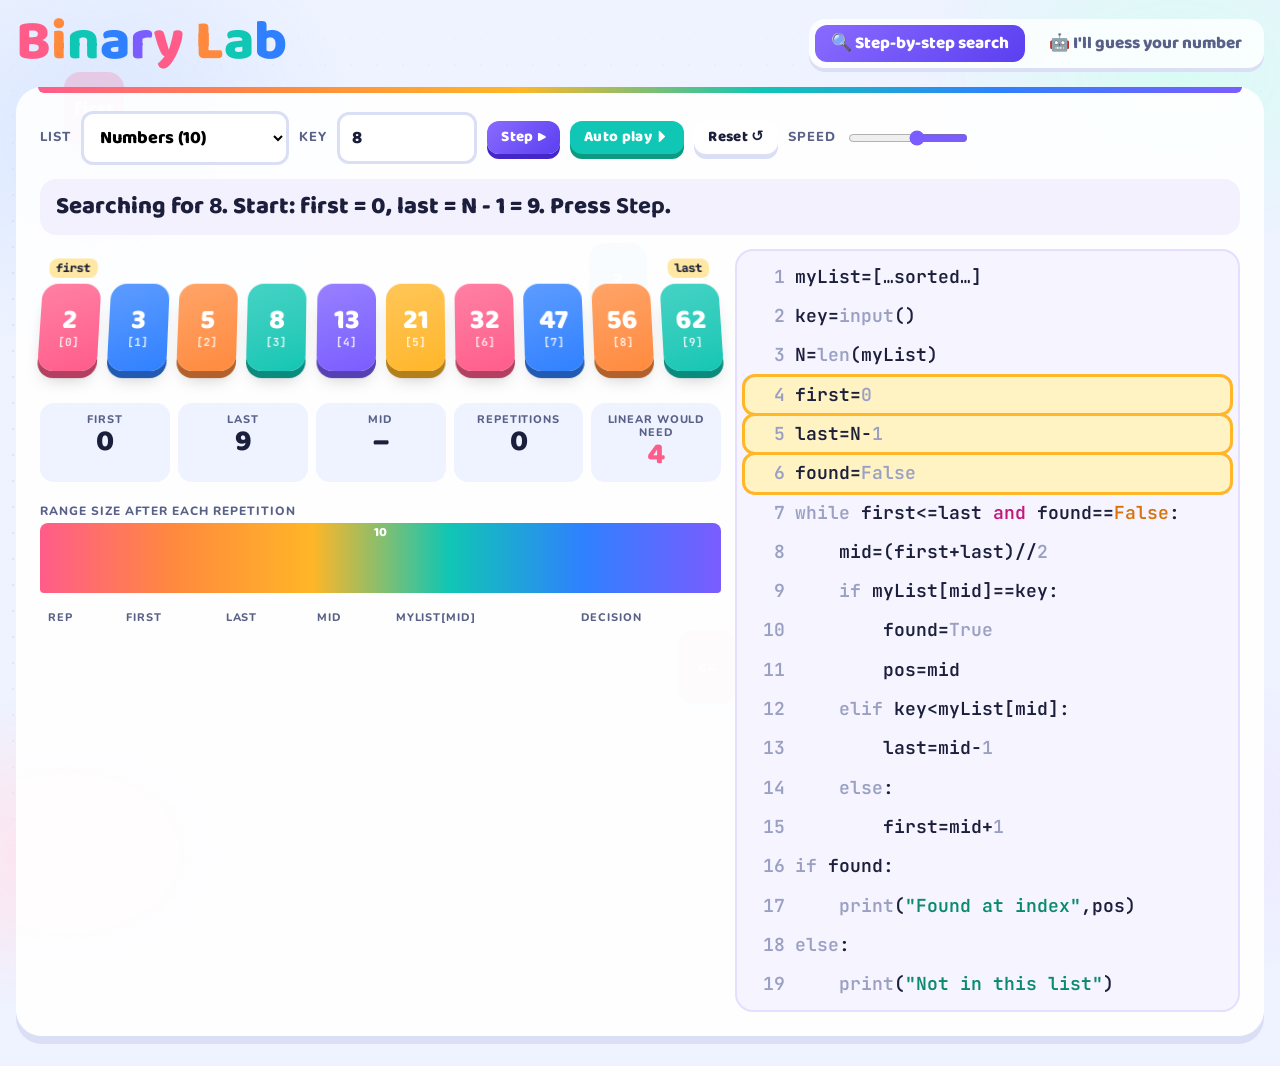
<file: lab.html>
<!doctype html>
<html lang="en">
<head>
<meta charset="utf-8">
<meta name="viewport" content="width=device-width, initial-scale=1">
<title>Binary Lab · Grade 12 Session 2</title>
<link rel="preconnect" href="https://fonts.googleapis.com">
<link rel="preconnect" href="https://fonts.gstatic.com" crossorigin>
<link rel="stylesheet" href="https://fonts.googleapis.com/css2?family=Baloo+2:wght@600;700;800&family=Nunito:wght@500;700;800&family=JetBrains+Mono:wght@500;700&display=swap">
<link rel="stylesheet" href="style.css">
<style>
  .lab { max-width: 1280px; margin: 0 auto; padding: 14px 16px 30px; display: grid; gap: 14px; position: relative; z-index: 2; }
  .lhead { display: flex; gap: 14px; align-items: center; flex-wrap: wrap; }
  .lhead h1 { font-size: clamp(32px, 4vw, 52px); flex: 1; }
  .tabs { display: flex; gap: 8px; background: rgba(255,255,255,.8); padding: 6px; border-radius: 16px; box-shadow: 0 4px 0 var(--line); }
  .tabs button { border: 0; background: transparent; padding: 10px 16px; border-radius: 12px; font: 800 17px/1 var(--f-display); color: var(--soft); }
  .tabs button.on { background: linear-gradient(135deg, #8A6BFF, #5B3FF0); color: #fff; }
  .panel2 { background: rgba(255,255,255,.9); border-radius: 26px; padding: clamp(14px, 2.4vw, 24px); box-shadow: 0 8px 0 var(--line); display: grid; gap: 14px; position: relative; }
  .panel2::before { content: ''; position: absolute; left: 22px; right: 22px; top: 0; height: 6px; border-radius: 0 0 8px 8px; background: var(--grad); }
  .ctrls { display: flex; gap: 10px; flex-wrap: wrap; align-items: center; }
  .ctrls label { font: 800 13px/1 var(--f-body); letter-spacing: .08em; text-transform: uppercase; color: var(--soft); }
  .ctrls select, .ctrls input[type=text] { border: 3px solid var(--line); border-radius: 12px; padding: 9px 12px; font: 800 18px/1 var(--f-display); background: #fff; min-width: 0; }
  .ctrls input[type=text] { width: 140px; }
  .ctrls input#custom { width: min(420px, 100%); font: 700 15px/1.2 var(--f-code); }
  .ctrls input[type=range] { accent-color: var(--purple); width: 120px; }
  .grid2 { display: grid; grid-template-columns: minmax(0, 1.35fr) minmax(0, 1fr); gap: 14px; align-items: start; }
  .stage .arr { padding-top: 34px; min-height: 140px; }
  .stats { display: grid; grid-template-columns: repeat(auto-fit, minmax(110px, 1fr)); gap: 8px; }
  .stats div { background: var(--sky); border-radius: 14px; padding: 10px; text-align: center; }
  .stats small { display: block; font: 800 11px/1.2 var(--f-body); letter-spacing: .08em; text-transform: uppercase; color: var(--soft); }
  .stats b { font: 800 30px/1.1 var(--f-display); font-variant-numeric: tabular-nums; }
  .stats .vs b { color: var(--pink); }
  .say { font: 800 clamp(18px, 2.2vw, 24px)/1.3 var(--f-display); padding: 12px 16px; border-radius: 16px; background: #F4F1FF; min-height: 56px; }
  .say.win { background: linear-gradient(135deg, #E2FBF1, #EAF6FF); color: #08724F; } .say.lose { background: #FFF1E3; color: #A44A00; }
  .code .cl.now { background: #FFF3C4; outline: 3px solid var(--gold); }
  .trace { width: 100%; border-collapse: separate; border-spacing: 0 5px; font: 700 15px/1.2 var(--f-code); }
  .trace th { font: 800 11px/1 var(--f-body); letter-spacing: .08em; text-transform: uppercase; color: var(--soft); text-align: left; padding: 0 8px; }
  .trace td { background: var(--sky); padding: 8px; } .trace td:first-child { border-radius: 10px 0 0 10px; } .trace td:last-child { border-radius: 0 10px 10px 0; }
  .trace tr.hit td { background: #E2FBF1; } .trace tr.newrow td { animation: slidein .4s; }
  .shrink { display: flex; gap: 6px; align-items: end; height: 70px; }
  .shrink i { flex: 1; border-radius: 8px 8px 4px 4px; background: var(--grad); display: grid; place-items: start center; color: #fff; font: 800 13px/1.6 var(--f-display); font-style: normal; transition: height .5s; }
  /* guess mode */
  .gm { display: grid; gap: 16px; justify-items: center; text-align: center; }
  .gm .bot { font: 800 clamp(70px, 12vw, 140px)/1 var(--f-display); background: var(--grad); -webkit-background-clip: text; background-clip: text; color: transparent; }
  .gm .row3 { display: flex; gap: 12px; flex-wrap: wrap; justify-content: center; }
  .gm .row3 .btn { font-size: 24px; padding: 18px 26px; }
  @media (max-width: 960px) { .grid2 { grid-template-columns: 1fr; } }
</style>
</head>
<body>
<div class="floaters" id="floaters" aria-hidden="true"></div>
<canvas id="fx" aria-hidden="true"></canvas>
<div class="lab">
  <header class="lhead">
    <h1 class="title wave" style="font-size:clamp(34px,4.4vw,56px)"><span class="c1">B</span><span class="c2">i</span><span class="c3">n</span><span class="c4">a</span><span class="c5">r</span><span class="c1">y</span> <span class="c2">L</span><span class="c3">a</span><span class="c4">b</span></h1>
    <div class="tabs" role="tablist">
      <button class="on" data-tab="search" role="tab">🔍 Step-by-step search</button>
      <button data-tab="guess" role="tab">🤖 I'll guess your number</button>
    </div>
  </header>

  <!-- SEARCH MODE -->
  <section id="tab-search" class="panel2">
    <div class="ctrls">
      <label for="data">List</label>
      <select id="data">
        <option value="nums">Numbers (10)</option>
        <option value="names">Names (7)</option>
        <option value="big">Random sorted (31)</option>
        <option value="custom">My own list…</option>
      </select>
      <input id="custom" type="text" placeholder="Type values, e.g. 4, 9, 15, 22, 30" hidden aria-label="Your own list">
      <label for="key">Key</label>
      <input id="key" type="text" value="8" aria-label="Key to search for" autocomplete="off">
      <button class="btn small go" id="step">Step ▶</button>
      <button class="btn small teal" id="play">Auto play ⏵</button>
      <button class="btn small" id="reset">Reset ↺</button>
      <label for="speed">Speed</label><input id="speed" type="range" min="300" max="2200" value="1100" step="100" style="direction:rtl" aria-label="Speed">
    </div>
    <div class="say" id="say">Choose a list and a key, then press <b>Step</b>.</div>
    <div class="grid2">
      <div class="stage" style="display:grid;gap:14px">
        <div class="arr" id="arr"></div>
        <div class="stats">
          <div><small>first</small><b id="sF">0</b></div>
          <div><small>last</small><b id="sL">0</b></div>
          <div><small>mid</small><b id="sM">–</b></div>
          <div><small>repetitions</small><b id="sR">0</b></div>
          <div class="vs"><small>Linear would need</small><b id="sLin">–</b></div>
        </div>
        <div><small style="font:800 12px/1 var(--f-body);letter-spacing:.08em;text-transform:uppercase;color:var(--soft)">Range size after each repetition</small><div class="shrink" id="shrink"></div></div>
        <table class="trace"><thead><tr><th>Rep</th><th>first</th><th>last</th><th>mid</th><th>myList[mid]</th><th>Decision</th></tr></thead><tbody id="trace"></tbody></table>
      </div>
      <div class="code ro" id="code"></div>
    </div>
  </section>

  <!-- GUESS MODE -->
  <section id="tab-guess" class="panel2" hidden>
    <div class="gm">
      <p class="lede" id="gIntro">Think of a whole number from <b>1</b> to <b>100</b>. Don’t tell me! I will find it in <b>7 guesses or fewer</b>.</p>
      <div class="ctrls" style="justify-content:center"><button class="btn go" id="gStart">I’m ready, start guessing!</button></div>
      <div id="gPlay" hidden style="display:grid;gap:16px;justify-items:center;width:100%">
        <small class="pill" id="gCount">Guess 1</small>
        <div class="bot" id="gNum">50</div>
        <div class="gbar" style="width:min(720px,100%)"><div class="gwin" id="gWin"></div></div><div class="gcap" id="gCap"></div>
        <div class="row3"><button class="btn pink" id="gLower">Lower ⬇</button><button class="btn teal" id="gRight">Correct! ✓</button><button class="btn go" id="gHigher">Higher ⬆</button></div>
        <div class="ghist" id="gHist"></div>
        <p class="lede" id="gMsg"></p>
      </div>
    </div>
  </section>
</div>

<script src="fx.js"></script>
<script>
(function () {
  'use strict';
  floaters(['first', 'mid', 'last', '½', '//2', 'sorted', '<=', '?']);
  /* ---------- tabs ---------- */
  $$('.tabs button').forEach((b) => b.onclick = () => {
    $$('.tabs button').forEach((x) => x.classList.toggle('on', x === b));
    $('#tab-search').hidden = b.dataset.tab !== 'search';
    $('#tab-guess').hidden = b.dataset.tab !== 'guess';
    stopAuto();
  });

  /* ---------- data ---------- */
  const NUMS = [2, 3, 5, 8, 13, 21, 32, 47, 56, 62];
  const NAMES = ['Ahmed', 'Hana', 'Khalid', 'Lina', 'Omar', 'Sara', 'Yusuf'];
  const big = () => { const s = new Set(); while (s.size < 31) s.add(1 + Math.floor(Math.random() * 199)); return [...s].sort((a, b) => a - b); };
  let list = NUMS.slice(), isText = false, bigList = big();
  const CODE = [
    'myList=[…sorted…]', 'key=input()', 'N=len(myList)', 'first=0', 'last=N-1', 'found=False',
    'while first<=last and found==False:', '    mid=(first+last)//2', '    if myList[mid]==key:', '        found=True', '        pos=mid',
    '    elif key<myList[mid]:', '        last=mid-1', '    else:', '        first=mid+1', 'if found:', '    print("Found at index",pos)', 'else:', '    print("Not in this list")'];
  function hl(line) {
    const re = /("[^"]*")|\b(while|and|if|elif|else)\b|\b(True|False)\b|\b(print|len|input)\b|\b(\d+)\b/g;
    let body = '', last = 0, m;
    while ((m = re.exec(line))) { body += esc(line.slice(last, m.index)); const c = m[1] ? 'str' : m[2] ? 'kw' : m[3] ? 'self' : m[4] ? 'fn' : 'num'; body += `<span class="${c}">${esc(m[0])}</span>`; last = m.index + m[0].length; }
    return body + esc(line.slice(last));
  }
  $('#code').innerHTML = CODE.map((l, i) => `<div class="cl" data-l="${i}"><span>${i + 1}</span><span>${hl(l)}</span></div>`).join('');
  const lit = (...ls) => $$('#code .cl').forEach((c) => c.classList.toggle('now', ls.includes(+c.dataset.l)));

  /* ---------- search state machine ---------- */
  let S = null, auto = null;
  const fmt = (v) => isText ? `"${v}"` : String(v);
  const parseKey = () => { const v = $('#key').value.trim(); return isText ? v : (v === '' || isNaN(+v) ? null : +v); };
  function cmp(a, b) { return isText ? a.localeCompare(b, 'en', { sensitivity: 'base' }) : a - b; }
  function drawArr() {
    $('#arr').className = 'arr' + (isText || list.length > 16 ? ' words' : '');
    $('#arr').innerHTML = list.map((v, i) => `<div class="atile" data-i="${i}" style="--c:${COLORS[i % COLORS.length]}"><b>${esc(v)}</b><small>[${i}]</small></div>`).join('');
    if (list.length > 16) $$('#arr .atile').forEach((t) => { t.style.minWidth = '44px'; t.style.height = '58px'; });
  }
  function paint() {
    $$('#arr .atile').forEach((t) => {
      const i = +t.dataset.i, lab = [];
      t.classList.toggle('out', S.first > S.last ? true : (i < S.first || i > S.last));
      if (S.first <= S.last || S.phase === 'done') { if (i === S.first && S.first < list.length) lab.push('first'); if (i === S.last && S.last >= 0) lab.push('last'); }
      if (S.mid != null && i === S.mid) lab.push('mid');
      t.dataset.ptr = lab.join(' · ');
      t.classList.toggle('midsel', S.mid === i && S.phase !== 'done');
      t.classList.toggle('found', S.found && S.pos === i);
    });
    $('#sF').textContent = S.first; $('#sL').textContent = S.last; $('#sM').textContent = S.mid == null ? '–' : S.mid; $('#sR').textContent = S.reps;
    const sizes = S.sizes, mx = sizes[0] || 1;
    $('#shrink').innerHTML = sizes.map((s) => `<i style="height:${Math.max(14, (s / mx) * 70)}px">${s}</i>`).join('');
  }
  function reset() {
    stopAuto();
    const sel = $('#data').value;
    $('#custom').hidden = sel !== 'custom';
    if (sel === 'nums') { list = NUMS.slice(); isText = false; }
    if (sel === 'names') { list = NAMES.slice(); isText = true; }
    if (sel === 'big') { list = bigList.slice(); isText = false; }
    if (sel === 'custom') {
      const raw = $('#custom').value.split(',').map((s) => s.trim()).filter(Boolean);
      isText = raw.some((v) => isNaN(+v));
      list = isText ? raw.slice() : raw.map(Number);
      const sortedL = list.slice().sort((a, b) => cmp(a, b));
      if (sortedL.join() !== list.join() && list.length) toast('Binary Search needs a sorted list, so I sorted it for you', 2600);
      list = sortedL.filter((v, i, a) => i === 0 || cmp(v, a[i - 1]) !== 0).slice(0, 40);
      if (!list.length) list = NUMS.slice();
    }
    const key = parseKey();
    S = { key, first: 0, last: list.length - 1, mid: null, reps: 0, found: false, pos: -1, phase: 'init', sizes: [list.length] };
    drawArr(); paint(); lit(3, 4, 5);
    $('#trace').innerHTML = '';
    const li = key == null ? -1 : list.findIndex((v) => cmp(v, key) === 0);
    $('#sLin').textContent = key == null ? '–' : (li >= 0 ? li + 1 : list.length);
    say(key == null ? 'Type a key to search for.' : `Searching for <b>${esc(fmt(key))}</b>. Start: first = 0, last = N - 1 = ${list.length - 1}. Press <b>Step</b>.`);
  }
  function say(h, cls) { const s = $('#say'); s.innerHTML = h; s.className = 'say' + (cls ? ' ' + cls : ''); }
  function addRow(dec, hit) {
    const tr = document.createElement('tr'); tr.className = 'newrow' + (hit ? ' hit' : '');
    tr.innerHTML = `<td>${S.reps}</td><td>${S.rowFirst}</td><td>${S.rowLast}</td><td>${S.mid}</td><td>${esc(fmt(list[S.mid]))}</td><td>${dec}</td>`;
    $('#trace').appendChild(tr);
  }
  function step() {
    if (!S || S.key == null) { reset(); if (S.key == null) return; }
    switch (S.phase) {
      case 'init': case 'check':
        lit(6);
        if (S.first <= S.last) { say(`first (${S.first}) &lt;= last (${S.last}) and not found yet → loop again.`); S.phase = 'mid'; }
        else { say(`first (${S.first}) &gt; last (${S.last}) → the range is empty. <b>${esc(fmt(S.key))} is not in this list.</b>`, 'lose'); S.phase = 'done'; lit(17, 18); beep('bad'); stopAuto(); }
        break;
      case 'mid':
        S.reps++; S.rowFirst = S.first; S.rowLast = S.last;
        S.mid = Math.floor((S.first + S.last) / 2); lit(7); beep('tap');
        say(`Repetition ${S.reps}: mid = (${S.first} + ${S.last}) // 2 = <b>${S.mid}</b>. The item there is <b>${esc(fmt(list[S.mid]))}</b>.`);
        S.phase = 'cmp'; break;
      case 'cmp': {
        const c = cmp(S.key, list[S.mid]);
        if (c === 0) { S.found = true; S.pos = S.mid; lit(8, 9, 10); say(`${esc(fmt(S.key))} == ${esc(fmt(list[S.mid]))} → <b>Found at index ${S.mid}</b> after ${S.reps} repetition${S.reps > 1 ? 's' : ''}!`, 'win'); addRow('found ✓', true); S.phase = 'done'; beep('win'); confetti(160); stopAuto(); }
        else if (c < 0) { lit(11, 12); S.last = S.mid - 1; say(`${esc(fmt(S.key))} &lt; ${esc(fmt(list[S.mid]))} → drop the right half: last = mid - 1 = <b>${S.last}</b>.`); addRow('last = mid - 1'); S.sizes.push(Math.max(0, S.last - S.first + 1)); S.phase = 'check'; S.mid = null; beep('down'); }
        else { lit(13, 14); S.first = S.mid + 1; say(`${esc(fmt(S.key))} &gt; ${esc(fmt(list[S.mid]))} → drop the left half: first = mid + 1 = <b>${S.first}</b>.`); addRow('first = mid + 1'); S.sizes.push(Math.max(0, S.last - S.first + 1)); S.phase = 'check'; S.mid = null; beep('up'); }
        break;
      }
      case 'done': toast('Search finished. Press Reset or type a new key.'); return;
    }
    paint();
  }
  function stopAuto() { clearInterval(auto); auto = null; const p = $('#play'); if (p) p.textContent = 'Auto play ⏵'; }
  $('#step').onclick = () => { stopAuto(); step(); };
  $('#play').onclick = () => {
    if (auto) { stopAuto(); return; }
    if (!S || S.phase === 'done') reset();
    $('#play').textContent = 'Pause ⏸'; step();
    auto = setInterval(step, +$('#speed').value);
  };
  $('#speed').oninput = () => { if (auto) { clearInterval(auto); auto = setInterval(step, +$('#speed').value); } };
  $('#reset').onclick = reset;
  $('#data').onchange = () => {
    const v = $('#data').value;
    if (v === 'names') $('#key').value = 'Sara';
    if (v === 'nums') $('#key').value = '8';
    if (v === 'big') { bigList = big(); $('#key').value = String(bigList[Math.floor(Math.random() * bigList.length)]); }
    if (v === 'custom') { $('#custom').hidden = false; $('#custom').focus(); }
    reset();
  };
  $('#custom').onchange = reset;
  $('#key').oninput = () => { clearTimeout(window.__k); window.__k = setTimeout(reset, 350); };
  document.addEventListener('keydown', (e) => { if (e.target.matches('input, select')) return; if (e.key === 'ArrowRight' || e.key === ' ') { e.preventDefault(); $('#step').click(); } });
  reset();

  /* ---------- guess mode: the computer halves the range ---------- */
  let g = null;
  const gPaint = () => {
    $('#gNum').textContent = g.guess; $('#gCount').textContent = 'Guess ' + g.n;
    $('#gCap').innerHTML = `Still possible: <b>${g.lo} – ${g.hi}</b> · ${g.hi - g.lo + 1} number${g.hi === g.lo ? '' : 's'}`;
    $('#gWin').style.left = ((g.lo - 1) / 100 * 100) + '%'; $('#gWin').style.width = ((g.hi - g.lo + 1) / 100 * 100) + '%';
    $('#gHist').innerHTML = g.hist.map((h) => `<span class="${h.d}">${h.v}${h.d === 'up' ? ' ↑' : h.d === 'down' ? ' ↓' : ' ✓'}</span>`).join('');
    $('#gNum').animate([{ transform: 'scale(.6) rotateX(80deg)', opacity: 0 }, { transform: 'none', opacity: 1 }], { duration: 450, easing: 'cubic-bezier(.2,1.4,.4,1)' });
  };
  const next = () => { g.guess = Math.floor((g.lo + g.hi) / 2); g.n++; $('#gMsg').innerHTML = `Range ${g.lo}–${g.hi} has ${g.hi - g.lo + 1} numbers. Middle: (${g.lo} + ${g.hi}) // 2 = <b>${g.guess}</b>.`; gPaint(); };
  $('#gStart').onclick = () => { g = { lo: 1, hi: 100, n: 0, hist: [] }; $('#gPlay').hidden = false; $('#gStart').textContent = 'Start again'; [$('#gLower'), $('#gHigher'), $('#gRight')].forEach((b) => b.disabled = false); beep('go'); next(); };
  $('#gLower').onclick = () => { g.hist.push({ v: g.guess, d: 'down' }); g.hi = g.guess - 1; beep('down'); if (g.lo > g.hi) return cheat(); next(); };
  $('#gHigher').onclick = () => { g.hist.push({ v: g.guess, d: 'up' }); g.lo = g.guess + 1; beep('up'); if (g.lo > g.hi) return cheat(); next(); };
  $('#gRight').onclick = () => { g.hist.push({ v: g.guess, d: 'hit' }); gPaint(); $('#gMsg').innerHTML = `Got it in <b>${g.n}</b> guess${g.n > 1 ? 'es' : ''}! Halving means 7 guesses are always enough for 100 numbers.`; beep('win'); confetti(220); [$('#gLower'), $('#gHigher'), $('#gRight')].forEach((b) => b.disabled = true); };
  function cheat() { gPaint(); $('#gMsg').innerHTML = `first passed last: no numbers are left! Did someone give a wrong hint? 😄`; beep('bad'); [$('#gLower'), $('#gHigher'), $('#gRight')].forEach((b) => b.disabled = true); }
})();
</script>
</body>
</html>
</file>
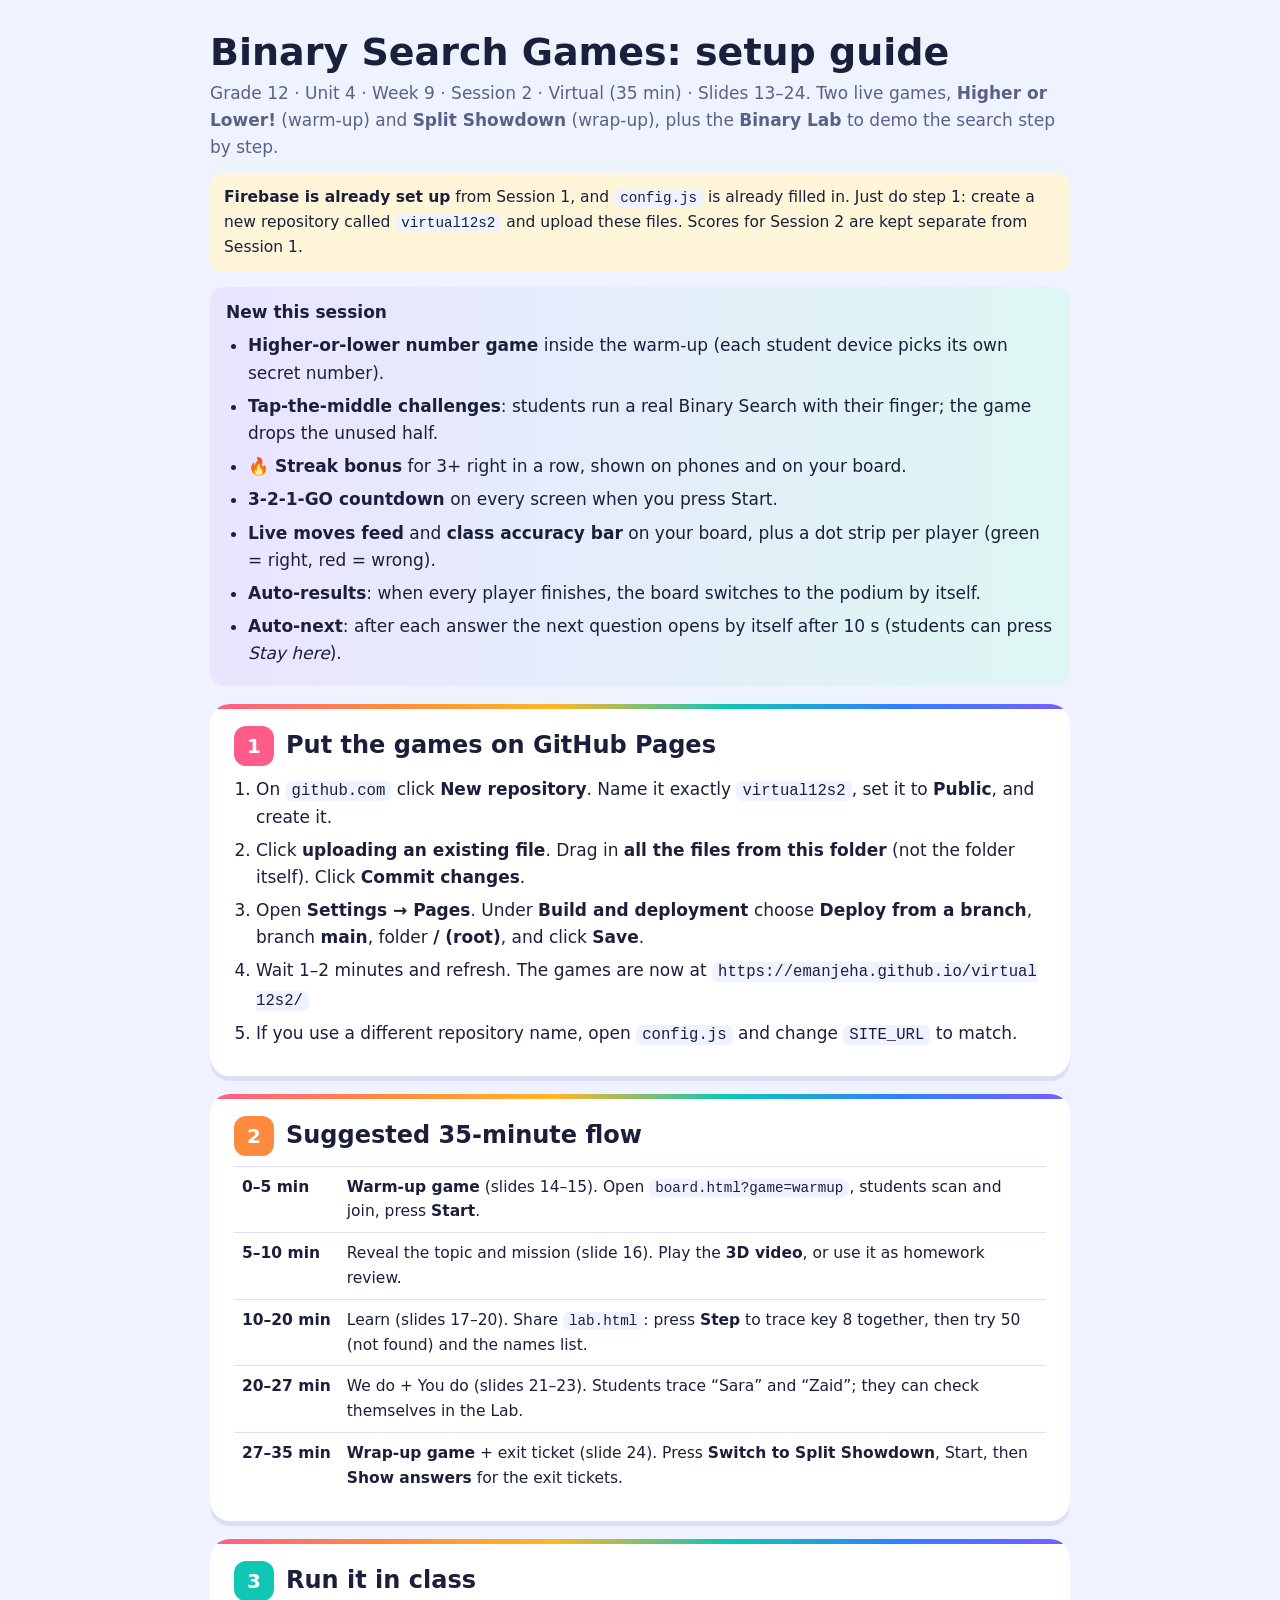
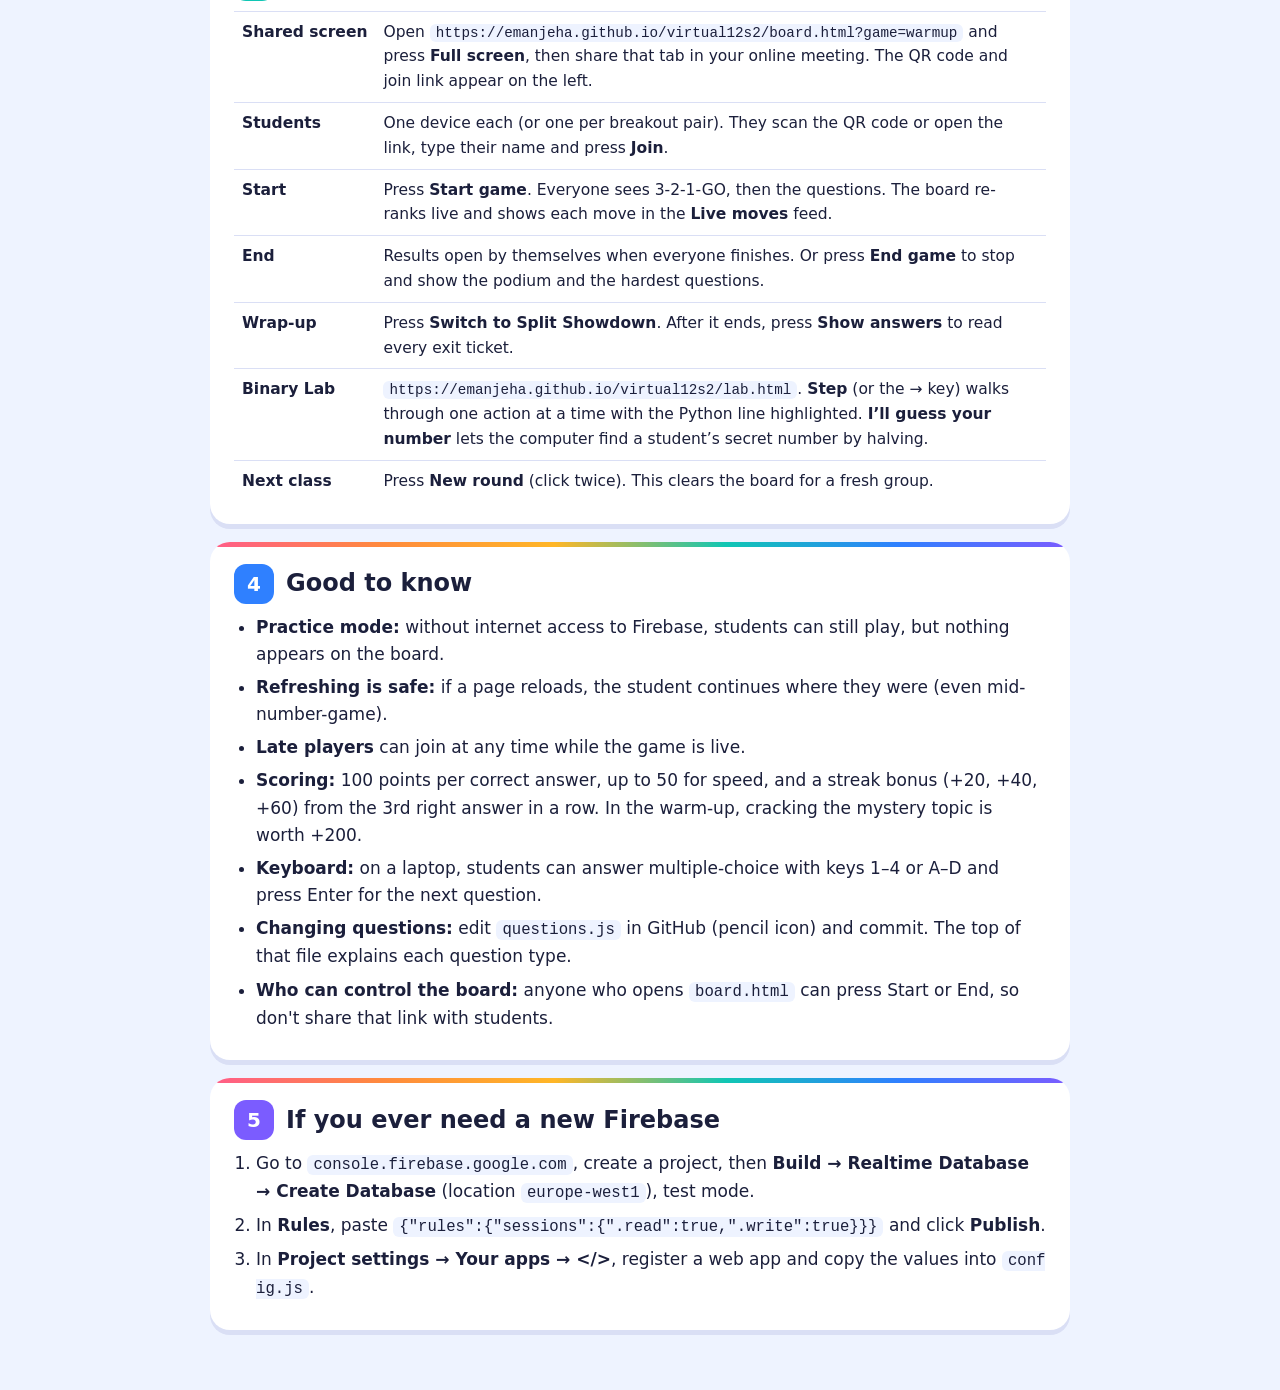
<file: SETUP_GUIDE.html>
<!doctype html>
<html lang="en">
<head>
<meta charset="utf-8">
<meta name="viewport" content="width=device-width, initial-scale=1">
<title>Setup Guide · Binary Search Games</title>
<style>
  :root { --ink: #1B1F3B; --soft: #5A6188; --sky: #EEF3FF; --line: #DADFF5; --purple: #7B5CFF; --pink: #FF5C8A; --teal: #10C6B4; --blue: #2F80FF; --orange: #FF8A3D; --gold: #FFB627; }
  body { margin: 0; background: var(--sky); color: var(--ink); font: 17px/1.6 'Segoe UI', system-ui, -apple-system, sans-serif; }
  main { max-width: 860px; margin: 0 auto; padding-inline: 18px; padding-block: 32px 60px; }
  h1 { font-size: 38px; line-height: 1.1; margin: 0 0 6px; }
  h2 { font-size: 24px; margin: 0 0 10px; display: flex; gap: 12px; align-items: center; }
  h2 b { width: 40px; height: 40px; border-radius: 12px; color: #fff; display: grid; place-items: center; font-size: 20px; flex: none; }
  section { background: #fff; border-radius: 20px; padding: 22px 24px; margin-top: 18px; box-shadow: 0 5px 0 var(--line); position: relative; overflow: hidden; }
  section::before { content: ''; position: absolute; left: 0; right: 0; top: 0; height: 5px; background: linear-gradient(90deg, #FF5C8A, #FF8A3D, #FFB627, #10C6B4, #2F80FF, #7B5CFF); }
  section:nth-of-type(1) h2 b { background: var(--pink); } section:nth-of-type(2) h2 b { background: var(--orange); } section:nth-of-type(3) h2 b { background: var(--teal); } section:nth-of-type(4) h2 b { background: var(--blue); } section:nth-of-type(5) h2 b { background: var(--purple); }
  ol, ul { margin: 0; padding-left: 22px; } li { margin: 6px 0; }
  code { font-family: Consolas, 'Courier New', monospace; background: var(--sky); padding: 1px 6px; border-radius: 6px; font-size: .92em; word-break: break-all; }
  .note { background: #FFF6D9; border-radius: 14px; padding: 12px 14px; margin-top: 12px; font-size: 15.5px; }
  .new { background: linear-gradient(90deg, #EAE4FF, #DDF7F3); border-radius: 14px; padding: 12px 16px; margin-top: 14px; }
  .lede { color: var(--soft); margin: 0; }
  table { width: 100%; border-collapse: collapse; font-size: 15.5px; } td { padding: 8px; border-top: 1px solid var(--line); vertical-align: top; } td:first-child { font-weight: 700; white-space: nowrap; }
</style>
</head>
<body>
<main>
  <h1>Binary Search Games: setup guide</h1>
  <p class="lede">Grade 12 · Unit 4 · Week 9 · Session 2 · Virtual (35 min) · Slides 13–24. Two live games, <b>Higher or Lower!</b> (warm-up) and <b>Split Showdown</b> (wrap-up), plus the <b>Binary Lab</b> to demo the search step by step.</p>
  <p class="note"><b>Firebase is already set up</b> from Session 1, and <code>config.js</code> is already filled in. Just do step 1: create a new repository called <code>virtual12s2</code> and upload these files. Scores for Session 2 are kept separate from Session 1.</p>

  <div class="new"><b>New this session</b>
    <ul>
      <li><b>Higher-or-lower number game</b> inside the warm-up (each student device picks its own secret number).</li>
      <li><b>Tap-the-middle challenges</b>: students run a real Binary Search with their finger; the game drops the unused half.</li>
      <li><b>🔥 Streak bonus</b> for 3+ right in a row, shown on phones and on your board.</li>
      <li><b>3-2-1-GO countdown</b> on every screen when you press Start.</li>
      <li><b>Live moves feed</b> and <b>class accuracy bar</b> on your board, plus a dot strip per player (green = right, red = wrong).</li>
      <li><b>Auto-results</b>: when every player finishes, the board switches to the podium by itself.</li>
      <li><b>Auto-next</b>: after each answer the next question opens by itself after 10 s (students can press <i>Stay here</i>).</li>
    </ul>
  </div>

  <section>
    <h2><b>1</b>Put the games on GitHub Pages</h2>
    <ol>
      <li>On <code>github.com</code> click <b>New repository</b>. Name it exactly <code>virtual12s2</code>, set it to <b>Public</b>, and create it.</li>
      <li>Click <b>uploading an existing file</b>. Drag in <b>all the files from this folder</b> (not the folder itself). Click <b>Commit changes</b>.</li>
      <li>Open <b>Settings → Pages</b>. Under <b>Build and deployment</b> choose <b>Deploy from a branch</b>, branch <b>main</b>, folder <b>/ (root)</b>, and click <b>Save</b>.</li>
      <li>Wait 1–2 minutes and refresh. The games are now at <code>https://emanjeha.github.io/virtual12s2/</code></li>
      <li>If you use a different repository name, open <code>config.js</code> and change <code>SITE_URL</code> to match.</li>
    </ol>
  </section>

  <section>
    <h2><b>2</b>Suggested 35-minute flow</h2>
    <table>
      <tr><td>0–5 min</td><td><b>Warm-up game</b> (slides 14–15). Open <code>board.html?game=warmup</code>, students scan and join, press <b>Start</b>.</td></tr>
      <tr><td>5–10 min</td><td>Reveal the topic and mission (slide 16). Play the <b>3D video</b>, or use it as homework review.</td></tr>
      <tr><td>10–20 min</td><td>Learn (slides 17–20). Share <code>lab.html</code>: press <b>Step</b> to trace key 8 together, then try 50 (not found) and the names list.</td></tr>
      <tr><td>20–27 min</td><td>We do + You do (slides 21–23). Students trace “Sara” and “Zaid”; they can check themselves in the Lab.</td></tr>
      <tr><td>27–35 min</td><td><b>Wrap-up game</b> + exit ticket (slide 24). Press <b>Switch to Split Showdown</b>, Start, then <b>Show answers</b> for the exit tickets.</td></tr>
    </table>
  </section>

  <section>
    <h2><b>3</b>Run it in class</h2>
    <table>
      <tr><td>Shared screen</td><td>Open <code>https://emanjeha.github.io/virtual12s2/board.html?game=warmup</code> and press <b>Full screen</b>, then share that tab in your online meeting. The QR code and join link appear on the left.</td></tr>
      <tr><td>Students</td><td>One device each (or one per breakout pair). They scan the QR code or open the link, type their name and press <b>Join</b>.</td></tr>
      <tr><td>Start</td><td>Press <b>Start game</b>. Everyone sees 3-2-1-GO, then the questions. The board re-ranks live and shows each move in the <b>Live moves</b> feed.</td></tr>
      <tr><td>End</td><td>Results open by themselves when everyone finishes. Or press <b>End game</b> to stop and show the podium and the hardest questions.</td></tr>
      <tr><td>Wrap-up</td><td>Press <b>Switch to Split Showdown</b>. After it ends, press <b>Show answers</b> to read every exit ticket.</td></tr>
      <tr><td>Binary Lab</td><td><code>https://emanjeha.github.io/virtual12s2/lab.html</code>. <b>Step</b> (or the → key) walks through one action at a time with the Python line highlighted. <b>I’ll guess your number</b> lets the computer find a student’s secret number by halving.</td></tr>
      <tr><td>Next class</td><td>Press <b>New round</b> (click twice). This clears the board for a fresh group.</td></tr>
    </table>
  </section>

  <section>
    <h2><b>4</b>Good to know</h2>
    <ul>
      <li><b>Practice mode:</b> without internet access to Firebase, students can still play, but nothing appears on the board.</li>
      <li><b>Refreshing is safe:</b> if a page reloads, the student continues where they were (even mid-number-game).</li>
      <li><b>Late players</b> can join at any time while the game is live.</li>
      <li><b>Scoring:</b> 100 points per correct answer, up to 50 for speed, and a streak bonus (+20, +40, +60) from the 3rd right answer in a row. In the warm-up, cracking the mystery topic is worth +200.</li>
      <li><b>Keyboard:</b> on a laptop, students can answer multiple-choice with keys 1–4 or A–D and press Enter for the next question.</li>
      <li><b>Changing questions:</b> edit <code>questions.js</code> in GitHub (pencil icon) and commit. The top of that file explains each question type.</li>
      <li><b>Who can control the board:</b> anyone who opens <code>board.html</code> can press Start or End, so don't share that link with students.</li>
    </ul>
  </section>

  <section>
    <h2><b>5</b>If you ever need a new Firebase</h2>
    <ol>
      <li>Go to <code>console.firebase.google.com</code>, create a project, then <b>Build → Realtime Database → Create Database</b> (location <code>europe-west1</code>), test mode.</li>
      <li>In <b>Rules</b>, paste <code>{"rules":{"sessions":{".read":true,".write":true}}}</code> and click <b>Publish</b>.</li>
      <li>In <b>Project settings → Your apps → &lt;/&gt;</b>, register a web app and copy the values into <code>config.js</code>.</li>
    </ol>
  </section>
</main>
</body>
</html>
</file>
<file: style.css>
/* Bright game-show look, single light theme on purpose.
   Student page: status bar, one big question card, colorful answer tiles.
   Board page: big live leaderboard for the smart board. */
:root {
  color-scheme: light;
  --sky: #EEF5FF; --paper: #FFFFFF; --ink: #1D2340; --soft: #5C6489; --line: #DCE4F7;
  --pink: #FF4F8B; --orange: #FF9F1C; --yellow: #FFD23F; --teal: #14C3A2; --blue: #3A86FF; --purple: #8F4DFF;
  --good: #12B886; --bad: #FF5470; --gold: #FFC233; --silver: #B8C2D9; --bronze: #E59A5C;
  --f-display: 'Baloo 2', 'Nunito', system-ui, sans-serif;
  --f-body: 'Nunito', system-ui, -apple-system, 'Segoe UI', sans-serif;
  --f-code: 'JetBrains Mono', ui-monospace, Consolas, monospace;
}
* { box-sizing: border-box; }
html, body { height: 100%; }
body { margin: 0; color: var(--ink); font: 18px/1.5 var(--f-body); background: var(--sky);
  background-image: radial-gradient(circle at 12% 18%, #FFE3EE 0, transparent 28%), radial-gradient(circle at 88% 12%, #DDF7F1 0, transparent 26%), radial-gradient(circle at 80% 92%, #FFF1C9 0, transparent 30%), radial-gradient(circle at 6% 88%, #E7DDFF 0, transparent 28%);
  background-attachment: fixed; overflow-x: hidden; }
button, input, textarea { font: inherit; color: inherit; }
button { cursor: pointer; }
[hidden] { display: none !important; }
:focus-visible { outline: 4px solid var(--purple); outline-offset: 3px; border-radius: 12px; }
h1, h2, h3 { margin: 0; font-family: var(--f-display); line-height: 1.05; text-wrap: balance; }
.wrap { max-width: 1100px; margin: 0 auto; padding-inline: 16px; padding-block: 14px 28px; min-height: 100%; display: flex; flex-direction: column; gap: 14px; position: relative; z-index: 1; }

.floaters { position: fixed; inset: 0; pointer-events: none; z-index: 0; overflow: hidden; }
.floaters span { position: absolute; width: 58px; height: 74px; border-radius: 14px; display: grid; place-items: center; font: 800 24px/1 var(--f-display); color: #fff; opacity: .2; animation: drift 14s ease-in-out infinite; }
@keyframes drift { 50% { transform: translateY(-26px) rotate(8deg); } }

.btn { border: 0; border-radius: 16px; padding: 14px 24px; font: 800 19px/1 var(--f-display); letter-spacing: .02em; background: var(--paper); color: var(--ink); box-shadow: 0 5px 0 var(--line); transition: transform .12s, box-shadow .12s; display: inline-flex; align-items: center; justify-content: center; gap: 10px; text-decoration: none; }
.btn:hover { transform: translateY(-2px); box-shadow: 0 7px 0 var(--line); }
.btn:active { transform: translateY(3px); box-shadow: 0 2px 0 var(--line); }
.btn.go { background: var(--purple); color: #fff; box-shadow: 0 5px 0 #6A2FD0; }
.btn.pink { background: var(--pink); color: #fff; box-shadow: 0 5px 0 #D8306B; }
.btn.teal { background: var(--teal); color: #fff; box-shadow: 0 5px 0 #0C9A80; }
.btn.orange { background: var(--orange); color: #fff; box-shadow: 0 5px 0 #D17C00; }
.btn.small { padding: 9px 14px; font-size: 15px; border-radius: 12px; }
.btn[disabled] { opacity: .45; pointer-events: none; }

.pill { display: inline-flex; gap: 8px; align-items: center; padding: 6px 14px; border-radius: 999px; font: 800 13px/1.2 var(--f-body); letter-spacing: .08em; text-transform: uppercase; background: #FFF1C9; color: #8A5B00; }
.card { background: var(--paper); border-radius: 28px; padding: clamp(20px, 4vw, 40px); box-shadow: 0 8px 0 var(--line), 0 30px 60px -30px rgba(58, 134, 255, .4); }
.center { flex: 1; display: grid; place-items: center; text-align: center; }
.center .card { max-width: 760px; width: 100%; display: grid; gap: 18px; justify-items: center; }
.title { font-size: clamp(44px, 9vw, 88px); font-weight: 800; }
.title .c1 { color: var(--pink); } .title .c2 { color: var(--orange); } .title .c3 { color: var(--teal); } .title .c4 { color: var(--blue); } .title .c5 { color: var(--purple); }
.lede { margin: 0; font-size: clamp(17px, 2.2vw, 21px); color: var(--soft); max-width: 52ch; }
.rules { display: flex; gap: 8px; flex-wrap: wrap; justify-content: center; }
.rules span { padding: 7px 12px; border-radius: 12px; background: var(--sky); font-weight: 700; font-size: 15px; }
.namefield { display: flex; gap: 10px; flex-wrap: wrap; width: 100%; max-width: 560px; }
.namefield input { flex: 1 1 240px; min-width: 0; border: 3px solid var(--line); border-radius: 14px; padding: 13px 15px; font: 800 20px/1 var(--f-display); background: var(--paper); }
.namefield input:focus { outline: none; border-color: var(--purple); }
.err { color: var(--bad); font-weight: 800; min-height: 1.4em; margin: 0; }
.banner { padding: 10px 14px; border-radius: 14px; background: #FFF1C9; color: #6B4700; font-weight: 700; font-size: 15px; }
.banner.ok { background: #DDF7F1; color: #08715E; }
.pick { display: grid; grid-template-columns: 1fr 1fr; gap: 14px; width: 100%; }
.pick a { display: grid; gap: 4px; padding: 22px; border-radius: 22px; color: #fff; text-decoration: none; box-shadow: 0 6px 0 rgba(0,0,0,.15); transition: transform .12s; text-align: left; }
.pick a:hover { transform: translateY(-3px); }
.pick a b { font: 800 30px/1.05 var(--f-display); }
.pick a.w { background: var(--pink); } .pick a.r { background: var(--blue); }

/* lobby */
.wait-dots { display: flex; gap: 10px; justify-content: center; }
.wait-dots i { width: 16px; height: 16px; border-radius: 50%; animation: hop 1.2s ease-in-out infinite; }
.wait-dots i:nth-child(1) { background: var(--pink); } .wait-dots i:nth-child(2) { background: var(--orange); animation-delay: .15s; } .wait-dots i:nth-child(3) { background: var(--teal); animation-delay: .3s; } .wait-dots i:nth-child(4) { background: var(--blue); animation-delay: .45s; }
@keyframes hop { 40% { transform: translateY(-14px); } }
.bigname { font: 800 clamp(30px, 5vw, 48px)/1.1 var(--f-display); color: var(--purple); }

/* student status bar */
.sbar { display: flex; align-items: center; gap: 14px; flex-wrap: wrap; background: var(--paper); border-radius: 20px; padding: 10px 16px; box-shadow: 0 5px 0 var(--line); position: sticky; top: env(safe-area-inset-top, 0px); z-index: 5; }
.sbar .who { display: grid; min-width: 0; flex: 1; }
.sbar .who small { font: 800 12px/1 var(--f-body); letter-spacing: .1em; text-transform: uppercase; color: var(--soft); }
.sbar .who b { font: 800 20px/1.2 var(--f-display); white-space: nowrap; overflow: hidden; text-overflow: ellipsis; }
.sbar .stat { display: grid; justify-items: center; }
.sbar .stat small { font: 800 11px/1 var(--f-body); letter-spacing: .1em; text-transform: uppercase; color: var(--soft); }
.sbar .stat b { font: 800 28px/1.1 var(--f-display); font-variant-numeric: tabular-nums; }
.sbar .stat b.score { color: var(--purple); }
.ring { --p: 1; width: 58px; height: 58px; border-radius: 50%; display: grid; place-items: center; background: conic-gradient(var(--c, var(--teal)) calc(var(--p) * 360deg), var(--line) 0); }
.ring b { width: 46px; height: 46px; border-radius: 50%; background: var(--paper); display: grid; place-items: center; font: 800 20px/1 var(--f-display); font-variant-numeric: tabular-nums; }
.ring.low { --c: var(--bad); animation: throb .8s infinite; }
@keyframes throb { 50% { transform: scale(1.08); } }
.qbar { height: 10px; border-radius: 99px; background: var(--line); overflow: hidden; }
.qbar i { display: block; height: 100%; border-radius: 99px; background: linear-gradient(90deg, var(--pink), var(--orange), var(--teal), var(--blue), var(--purple)); transition: width .6s cubic-bezier(.2, .8, .2, 1); }

/* mystery phrase */
.mystery { background: var(--paper); border-radius: 22px; padding: 12px 16px; box-shadow: 0 5px 0 var(--line); display: grid; gap: 10px; }
.mystery .top { display: flex; justify-content: space-between; align-items: center; gap: 10px; flex-wrap: wrap; }
.mystery .lbl { font: 800 13px/1 var(--f-body); letter-spacing: .1em; text-transform: uppercase; color: var(--soft); }
.tiles { display: flex; flex-wrap: wrap; gap: 5px; justify-content: center; }
.tile { width: clamp(24px, 5vw, 46px); height: clamp(34px, 6.4vw, 58px); border-radius: 10px; display: grid; place-items: center; font: 800 clamp(18px, 3.4vw, 32px)/1 var(--f-display); color: #fff; background: #E3E9F8; }
.tile.gap { background: transparent; width: clamp(8px, 2vw, 20px); }
.tile.shown { animation: flip .55s ease; }
@keyframes flip { 0% { transform: rotateY(90deg) scale(.8); } 100% { transform: none; } }
.guess { display: flex; gap: 8px; flex-wrap: wrap; }
.guess input { border: 3px solid var(--line); border-radius: 14px; padding: 9px 12px; font: 800 18px/1 var(--f-display); min-width: 0; flex: 1 1 200px; }
.guess input:focus { outline: none; border-color: var(--purple); }

/* question card */
.qcard { background: var(--paper); border-radius: 28px; padding: clamp(16px, 3vw, 30px); box-shadow: 0 8px 0 var(--line); display: grid; gap: 16px; animation: pop .4s cubic-bezier(.2, 1.4, .4, 1); }
@keyframes pop { from { transform: scale(.94); opacity: 0; } }
.qhead { display: flex; gap: 8px; flex-wrap: wrap; align-items: center; }
.tag { padding: 5px 12px; border-radius: 999px; font: 800 12.5px/1.2 var(--f-body); letter-spacing: .06em; text-transform: uppercase; }
.tag.n { background: var(--ink); color: #fff; }
.tag.ctx { background: #DDF7F1; color: #08715E; }
.tag.hot { background: #EFE6FF; color: #6A2FD0; }
.qtext { font: 800 clamp(22px, 3.2vw, 36px)/1.2 var(--f-display); }
.qsub { margin: -6px 0 0; color: var(--soft); font-size: clamp(16px, 1.8vw, 19px); }
.scene { display: flex; gap: 8px; flex-wrap: wrap; align-items: center; }
.chip { padding: 8px 14px; border-radius: 12px; font: 800 19px/1 var(--f-display); color: #fff; }
.chip.new { outline: 4px dashed var(--orange); outline-offset: 3px; color: var(--ink); background: var(--yellow); }
.arrow { font: 800 22px/1 var(--f-display); color: var(--soft); }
.opts { display: grid; grid-template-columns: 1fr 1fr; gap: 12px; }
.opt { border: 0; border-radius: 20px; padding: 16px 16px 16px 68px; text-align: left; min-height: 78px; position: relative; color: #fff; font: 700 clamp(16px, 1.8vw, 20px)/1.3 var(--f-body); box-shadow: 0 6px 0 rgba(0,0,0,.14); transition: transform .12s, opacity .2s; }
.opt::before { content: attr(data-k); position: absolute; left: 14px; top: 50%; transform: translateY(-50%); width: 40px; height: 40px; border-radius: 12px; background: rgba(255,255,255,.28); display: grid; place-items: center; font: 800 21px/1 var(--f-display); }
.opt:hover { transform: translateY(-3px); }
.opt.o0 { background: var(--pink); } .opt.o1 { background: var(--blue); } .opt.o2 { background: var(--orange); } .opt.o3 { background: var(--teal); }
.opt.dim { opacity: .3; transform: none; }
.opt.right { outline: 6px solid var(--good); outline-offset: 3px; opacity: 1; animation: bounce .5s; }
.opt.right::after { content: '✓'; position: absolute; right: 14px; top: 50%; transform: translateY(-50%); width: 38px; height: 38px; border-radius: 50%; background: #fff; color: var(--good); display: grid; place-items: center; font: 800 24px/1 var(--f-display); }
.opt.wrong { animation: shake .45s; opacity: .35; }
@keyframes bounce { 40% { transform: translateY(-8px) scale(1.02); } }
@keyframes shake { 20%, 60% { transform: translateX(-8px); } 40%, 80% { transform: translateX(8px); } }
.order { display: grid; gap: 30px; }
.slots, .pool { display: flex; gap: 10px; flex-wrap: wrap; }
.slot { width: clamp(56px, 9vw, 92px); height: clamp(56px, 9vw, 86px); border-radius: 16px; border: 3px dashed var(--line); display: grid; place-items: center; font: 800 clamp(20px, 3vw, 30px)/1 var(--f-display); position: relative; background: var(--sky); }
.slot small { position: absolute; bottom: -22px; font: 700 13px/1 var(--f-code); color: var(--soft); }
.slot.filled { border-style: solid; background: var(--paper); border-color: var(--purple); }
.slot.ok { border-color: var(--good); background: #E3FAF2; } .slot.no { border-color: var(--bad); background: #FFE8EC; }
.ptile { min-width: clamp(56px, 9vw, 92px); height: clamp(52px, 7vw, 72px); padding: 0 12px; border: 0; border-radius: 16px; color: #fff; font: 800 clamp(20px, 3vw, 30px)/1 var(--f-display); box-shadow: 0 5px 0 rgba(0,0,0,.15); }
.ptile.used { opacity: .2; pointer-events: none; }
.acts { display: flex; gap: 10px; flex-wrap: wrap; }
.code { background: #F6F4FF; border-radius: 18px; padding: 8px; display: grid; gap: 3px; overflow-x: auto; border: 2px solid #E6DEFF; }
.cl { display: grid; grid-template-columns: 30px 1fr; gap: 10px; align-items: center; border: 0; text-align: left; background: transparent; border-radius: 10px; padding: 6px 10px; font: 600 clamp(14px, 1.7vw, 18px)/1.35 var(--f-code); white-space: pre; color: var(--ink); }
.cl span:first-child { color: #9AA0C3; text-align: right; }
.cl:hover { background: #fff; }
.cl.right { background: #E3FAF2; outline: 3px solid var(--good); } .cl.wrong { background: #FFE8EC; outline: 3px solid var(--bad); }
.kw { color: #C2187A; } .fn { color: #2C66D9; } .num { color: #C26A00; } .str { color: #0B8A6E; } .self { color: #D9730D; } .cmt { color: #9AA0C3; font-style: italic; }
.code.ro .cl { cursor: default; } .code.ro .cl:hover { background: transparent; }
.qtext code, .opt code { font: 700 .9em/1.2 var(--f-code); background: rgba(255,255,255,.25); padding: 1px 6px; border-radius: 6px; }
.qtext code { background: #EFE6FF; color: #6A2FD0; }
.fb { border-radius: 20px; padding: 14px 16px; display: grid; gap: 8px; animation: pop .35s cubic-bezier(.2, 1.4, .4, 1); }
.fb.good { background: #E3FAF2; } .fb.bad { background: #FFF0E0; }
.fb h3 { font-size: clamp(22px, 3vw, 30px); }
.fb.good h3 { color: #088A64; } .fb.bad h3 { color: #C25100; }
.fb p { margin: 0; font-size: clamp(15px, 1.8vw, 18px); }
.fb .row { display: flex; justify-content: flex-end; }

/* results */
.big-score { font: 800 clamp(64px, 12vw, 120px)/1 var(--f-display); background: linear-gradient(90deg, var(--pink), var(--orange), var(--teal), var(--blue), var(--purple)); -webkit-background-clip: text; background-clip: text; color: transparent; }
.res-tiles { display: grid; grid-template-columns: repeat(3, minmax(0, 1fr)); gap: 10px; width: 100%; }
.res-tiles div { background: var(--sky); border-radius: 16px; padding: 12px; }
.res-tiles small { display: block; font: 800 12px/1.2 var(--f-body); letter-spacing: .08em; text-transform: uppercase; color: var(--soft); }
.res-tiles b { font: 800 30px/1.1 var(--f-display); font-variant-numeric: tabular-nums; }
.exit { width: 100%; text-align: left; background: var(--sky); border-radius: 22px; padding: 16px; display: grid; gap: 10px; }
.exit textarea { width: 100%; min-height: 90px; border: 3px solid var(--line); border-radius: 14px; padding: 12px; font-size: 18px; resize: vertical; background: var(--paper); }
.exit textarea:focus { outline: none; border-color: var(--purple); }
.model { background: var(--paper); border-left: 6px solid var(--teal); border-radius: 12px; padding: 12px 14px; }
.recap { display: grid; grid-template-columns: repeat(auto-fit, minmax(200px, 1fr)); gap: 10px; width: 100%; text-align: left; }
.recap div { background: var(--sky); border-radius: 16px; padding: 12px 14px; font-size: 16px; }
.recap b { display: block; font: 800 18px/1.2 var(--f-display); }
.reveal .big { font: 800 clamp(40px, 7vw, 76px)/1 var(--f-display); background: linear-gradient(90deg, var(--pink), var(--orange), var(--teal), var(--blue), var(--purple)); -webkit-background-clip: text; background-clip: text; color: transparent; }

/* ---------------- board (smart board) ---------------- */
.board-wrap { max-width: 1600px; margin: 0 auto; padding-inline: 20px; padding-block: 16px 24px; min-height: 100%; display: flex; flex-direction: column; gap: 16px; position: relative; z-index: 1; }
.bhead { display: flex; align-items: center; gap: 16px; flex-wrap: wrap; }
.bhead .t { font: 800 clamp(30px, 3.6vw, 52px)/1 var(--f-display); flex: 1; min-width: 0; }
.status { padding: 8px 16px; border-radius: 999px; font: 800 15px/1 var(--f-display); letter-spacing: .08em; text-transform: uppercase; color: #fff; background: var(--soft); display: inline-flex; gap: 8px; align-items: center; }
.status.live { background: var(--good); } .status.ended { background: var(--purple); }
.status i { width: 10px; height: 10px; border-radius: 50%; background: #fff; }
.status.live i { animation: blink 1.2s infinite; }
@keyframes blink { 50% { opacity: .2; } }
.controls { display: flex; gap: 8px; flex-wrap: wrap; }
.bgrid { display: grid; grid-template-columns: 340px minmax(0, 1fr); gap: 16px; align-items: start; flex: 1; }
.joinbox { background: var(--paper); border-radius: 26px; padding: 20px; box-shadow: 0 8px 0 var(--line); display: grid; gap: 12px; justify-items: center; text-align: center; position: sticky; top: 16px; }
.joinbox h2 { font-size: 28px; }
#qr { background: #fff; padding: 12px; border-radius: 18px; border: 3px solid var(--line); line-height: 0; }
#qr { width: 100%; max-width: 300px; }
#qr svg { display: block; width: 100%; height: auto; }
#qr svg path, #qr svg rect { shape-rendering: crispEdges; }
.joinbox .url { font: 700 14px/1.3 var(--f-code); color: var(--soft); word-break: break-all; }
.counts { display: grid; grid-template-columns: repeat(3, 1fr); gap: 8px; width: 100%; }
.counts div { background: var(--sky); border-radius: 14px; padding: 10px 6px; }
.counts b { display: block; font: 800 34px/1 var(--f-display); font-variant-numeric: tabular-nums; }
.counts small { font: 800 11px/1.2 var(--f-body); letter-spacing: .08em; text-transform: uppercase; color: var(--soft); }
.joinbox.mini #qr { max-width: 170px; }

.lb { background: var(--paper); border-radius: 26px; padding: 16px; box-shadow: 0 8px 0 var(--line); min-height: 400px; }
.lb-head { display: grid; grid-template-columns: 70px minmax(0, 1fr) minmax(120px, 280px) 140px; gap: 14px; padding: 4px 14px 10px; font: 800 13px/1 var(--f-body); letter-spacing: .1em; text-transform: uppercase; color: var(--soft); }
.lb-list { position: relative; }
.row { display: grid; grid-template-columns: 70px minmax(0, 1fr) minmax(120px, 280px) 140px; gap: 14px; align-items: center; padding: 10px 14px; border-radius: 18px; background: var(--sky); margin-bottom: 8px; transition: transform .6s cubic-bezier(.2, .8, .2, 1), background .3s; }
.row.r1 { background: linear-gradient(90deg, #FFF3C4, #FFFBEA); } .row.r2 { background: linear-gradient(90deg, #EDF1F8, #F8FAFD); } .row.r3 { background: linear-gradient(90deg, #FBE6D6, #FFF6EF); }
.row.flash { animation: flash .9s ease; }
@keyframes flash { 30% { box-shadow: 0 0 0 5px var(--teal); } }
.rank { width: 52px; height: 52px; border-radius: 16px; display: grid; place-items: center; font: 800 26px/1 var(--f-display); background: var(--paper); color: var(--soft); }
.r1 .rank { background: var(--gold); color: #fff; } .r2 .rank { background: var(--silver); color: #fff; } .r3 .rank { background: var(--bronze); color: #fff; }
.pname { display: flex; align-items: center; gap: 12px; min-width: 0; }
.ava { width: 44px; height: 44px; border-radius: 14px; display: grid; place-items: center; color: #fff; font: 800 18px/1 var(--f-display); flex: none; position: relative; }
.ava .on { position: absolute; right: -3px; bottom: -3px; width: 14px; height: 14px; border-radius: 50%; border: 3px solid var(--paper); background: var(--good); }
.ava .on.off { background: var(--silver); }
.pname b { font: 800 clamp(20px, 2vw, 28px)/1.1 var(--f-display); white-space: nowrap; overflow: hidden; text-overflow: ellipsis; }
.pname .badge { font: 800 11px/1 var(--f-body); letter-spacing: .06em; text-transform: uppercase; padding: 5px 8px; border-radius: 8px; background: #EFE6FF; color: #6A2FD0; white-space: nowrap; }
.prog { display: grid; gap: 5px; }
.prog small { font: 800 13px/1 var(--f-body); color: var(--soft); }
.prog small.fin { color: var(--good); }
.pscore { text-align: right; font: 800 clamp(30px, 3vw, 44px)/1 var(--f-display); font-variant-numeric: tabular-nums; color: var(--purple); }
.empty { text-align: center; padding: 60px 20px; color: var(--soft); display: grid; gap: 10px; justify-items: center; }
.empty b { font: 800 30px/1.1 var(--f-display); color: var(--ink); }

.podium { display: grid; grid-template-columns: 1fr 1fr 1fr; gap: 14px; align-items: end; }
.pod { border-radius: 22px 22px 12px 12px; padding: 16px 12px; text-align: center; color: #fff; display: grid; gap: 6px; }
.pod b { font: 800 clamp(20px, 2.2vw, 30px)/1.1 var(--f-display); overflow-wrap: anywhere; }
.pod span { font: 800 clamp(28px, 3vw, 44px)/1 var(--f-display); }
.pod em { font-style: normal; font: 800 40px/1 var(--f-display); }
.pod.p1 { background: var(--gold); min-height: 230px; } .pod.p2 { background: #9AA7C4; min-height: 180px; } .pod.p3 { background: var(--bronze); min-height: 150px; }
.insights { display: grid; grid-template-columns: 1fr 1fr; gap: 16px; }
.panel { background: var(--paper); border-radius: 22px; padding: 18px; box-shadow: 0 6px 0 var(--line); display: grid; gap: 10px; align-content: start; }
.panel h3 { font-size: 24px; }
.qacc { display: grid; grid-template-columns: 56px 1fr 52px; gap: 10px; align-items: center; font-size: 15px; }
.qacc .bar2 { height: 14px; border-radius: 99px; background: var(--sky); overflow: hidden; }
.qacc .bar2 i { display: block; height: 100%; border-radius: 99px; }
.tickets { display: grid; gap: 8px; max-height: 420px; overflow: auto; }
.tickets div { background: var(--sky); border-radius: 12px; padding: 10px 12px; font-size: 16px; }
.tickets b { display: block; font: 800 15px/1.2 var(--f-display); color: var(--purple); }
.setup { max-width: 760px; margin: 40px auto; text-align: left; display: grid; gap: 12px; }
.setup ol { margin: 0; padding-left: 22px; display: grid; gap: 6px; }
.setup code { font-family: var(--f-code); background: var(--sky); padding: 1px 6px; border-radius: 6px; font-size: .9em; }

#fx { position: fixed; inset: 0; pointer-events: none; z-index: 30; }
.toast { position: fixed; left: 50%; top: 16px; transform: translateX(-50%); z-index: 40; background: var(--ink); color: #fff; padding: 12px 20px; border-radius: 14px; font: 800 19px/1.2 var(--f-display); animation: pop .3s; max-width: calc(100% - 32px); text-align: center; }

@media (max-width: 1000px) { .bgrid { grid-template-columns: 1fr; } .joinbox { position: static; } .insights { grid-template-columns: 1fr; } }
@media (max-width: 560px) { .sbar .who { flex-basis: 100%; } .sbar { gap: 10px 18px; justify-content: space-between; } }
@media (max-width: 700px) {
  .opts, .pick, .res-tiles { grid-template-columns: 1fr; }
  .row, .lb-head { grid-template-columns: 52px minmax(0, 1fr) 90px; }
  .row .prog, .lb-head .hp { display: none; }
  .rank { width: 42px; height: 42px; font-size: 20px; }
}
@media (prefers-reduced-motion: reduce) { *, *::before, *::after { animation: none !important; transition: none !important; } }

/* text tiles (long steps) stack as full-width rows */
.order.wide .slots { flex-direction: column; gap: 26px; }
.order.wide .slot { width: 100%; height: auto; min-height: 52px; padding: 10px 14px; font: 800 clamp(16px, 2.2vw, 20px)/1.25 var(--f-body); place-items: center start; text-align: left; }
.order.wide .slot small { bottom: -20px; left: 10px; }
.order.wide .pool { gap: 10px; }
.order.wide .ptile { height: auto; min-height: 52px; padding: 10px 16px; font: 800 clamp(16px, 2.2vw, 20px)/1.25 var(--f-body); text-align: left; }

/* =====================================================================
   SESSION 2 REFRESH — same game-show family, cooler "aurora" palette,
   glassy cards, gradient tiles, plus styles for the new game pieces.
   ===================================================================== */
:root {
  --sky: #EEF3FF; --ink: #1B1F3B; --soft: #5A6188; --line: #DADFF5;
  --pink: #FF5C8A; --orange: #FF8A3D; --yellow: #FFD23F; --teal: #10C6B4; --blue: #2F80FF; --purple: #7B5CFF;
  --gold: #FFB627; --good: #0FB37E; --bad: #FF4D6D;
  --grad: linear-gradient(90deg, #FF5C8A, #FF8A3D, #FFB627, #10C6B4, #2F80FF, #7B5CFF);
}
body { background: #EEF3FF; }
body::before { content: ''; position: fixed; inset: -20%; z-index: 0; pointer-events: none;
  background: radial-gradient(closest-side at 20% 25%, #D9E6FF 0, transparent 70%), radial-gradient(closest-side at 80% 20%, #D8FBF4 0, transparent 70%), radial-gradient(closest-side at 75% 80%, #EDE3FF 0, transparent 70%), radial-gradient(closest-side at 18% 82%, #FFE2EC 0, transparent 70%);
  animation: aurora 26s ease-in-out infinite alternate; }
body::after { content: ''; position: fixed; inset: 0; z-index: 0; pointer-events: none; opacity: .5;
  background-image: radial-gradient(#C9D2F0 1.2px, transparent 1.2px); background-size: 26px 26px;
  -webkit-mask-image: linear-gradient(180deg, transparent, #000 30%, #000 70%, transparent); mask-image: linear-gradient(180deg, transparent, #000 30%, #000 70%, transparent); }
@keyframes aurora { 0% { transform: translate(0, 0) rotate(0); } 50% { transform: translate(3%, -2%) rotate(4deg); } 100% { transform: translate(-3%, 2%) rotate(-3deg); } }
.wrap, .board-wrap { z-index: 2; }
.floaters { z-index: 1; perspective: 600px; }
.floaters span { border-radius: 16px; opacity: .22; box-shadow: 0 8px 0 rgba(0,0,0,.12); font-size: 20px; width: auto; min-width: 58px; padding: 0 10px; animation: drift3d 16s ease-in-out infinite; }
@keyframes drift3d { 0%, 100% { transform: rotateX(0) rotateY(0) translateY(0); } 50% { transform: rotateX(18deg) rotateY(-22deg) translateY(-30px); } }

.card, .qcard, .mystery, .sbar, .lb, .joinbox, .panel { position: relative; background: rgba(255,255,255,.88); -webkit-backdrop-filter: blur(10px); backdrop-filter: blur(10px); }
.card::before, .qcard::before { content: ''; position: absolute; left: 22px; right: 22px; top: 0; height: 6px; border-radius: 0 0 8px 8px; background: var(--grad); }
.card { box-shadow: 0 8px 0 var(--line), 0 30px 60px -30px rgba(123, 92, 255, .45); }
.pill { background: linear-gradient(90deg, #EAE4FF, #DDF7F3); color: #4B32C3; }
.title.wave span { display: inline-block; animation: wave 2.8s ease-in-out infinite; }
.title.wave span:nth-child(2n) { animation-delay: .12s; } .title.wave span:nth-child(3n) { animation-delay: .24s; } .title.wave span:nth-child(5n) { animation-delay: .36s; }
@keyframes wave { 0%, 60%, 100% { transform: none; } 30% { transform: translateY(-10px) rotate(-4deg); } }
.rules span { background: #fff; border: 2px solid var(--line); }
.btn.go { background: linear-gradient(135deg, #8A6BFF, #5B3FF0); box-shadow: 0 5px 0 #4426C9; }
.btn.ghost { background: transparent; box-shadow: none; color: var(--soft); text-decoration: underline; padding-inline: 8px; }
.btn.auto { position: relative; overflow: hidden; isolation: isolate; }
.btn.auto::after { content: ''; position: absolute; inset: 0; z-index: -1; background: rgba(255,255,255,.28); transform-origin: left; animation: fillbar var(--d, 10s) linear forwards; }
@keyframes fillbar { from { transform: scaleX(0); } to { transform: scaleX(1); } }

.pick.three { grid-template-columns: repeat(3, 1fr); }
.pick a.w { background: linear-gradient(135deg, #FF5C8A, #FF8A3D); } .pick a.r { background: linear-gradient(135deg, #2F80FF, #7B5CFF); } .pick a.l { background: linear-gradient(135deg, #10C6B4, #2F80FF); }

/* status bar */
.sbar { background: rgba(255,255,255,.92); }
.sbar .stat b.score { background: linear-gradient(90deg, #7B5CFF, #2F80FF); -webkit-background-clip: text; background-clip: text; color: transparent; }
.streak { display: flex; align-items: center; gap: 4px; padding: 8px 12px; border-radius: 14px; background: var(--sky); font: 800 22px/1 var(--f-display); filter: grayscale(1); opacity: .55; transition: .3s; }
.streak.on { filter: none; opacity: 1; background: linear-gradient(135deg, #FFF0D6, #FFE1E8); box-shadow: 0 0 0 3px #FFD4A8; }
.streak.on span { animation: flick .6s ease-in-out infinite alternate; display: inline-block; }
@keyframes flick { to { transform: scale(1.15) rotate(6deg); } }
.qbar i { background: var(--grad); }

/* answers */
.opt { box-shadow: 0 6px 0 rgba(0,0,0,.16), inset 0 -40px 60px -40px rgba(0,0,0,.18); }
.opt.o0 { background: linear-gradient(135deg, #FF6F98, #FF4778); } .opt.o1 { background: linear-gradient(135deg, #4C93FF, #2266EE); }
.opt.o2 { background: linear-gradient(135deg, #FF9B55, #FF7426); } .opt.o3 { background: linear-gradient(135deg, #24D3C1, #0BAA9A); }
.opt:hover { transform: translateY(-3px) rotate(-.6deg); }
.chip.dim { background: #C6CCE3; text-decoration: line-through; }
.tag.n { background: linear-gradient(90deg, #2A2F5B, #4B3FA0); }
.fb { border: 2px solid transparent; }
.fb.good { background: linear-gradient(135deg, #E2FBF1, #EAF6FF); border-color: #B5EFD9; }
.fb.bad { background: linear-gradient(135deg, #FFF1E3, #FFE9EF); border-color: #FFD3BB; }
.fb .row { gap: 10px; align-items: center; }
.streakmsg { justify-self: start; padding: 6px 12px; border-radius: 12px; background: linear-gradient(90deg, #FFB627, #FF5C8A); color: #fff; font: 800 18px/1.2 var(--f-display); animation: pop .4s cubic-bezier(.2,1.4,.4,1); }

/* lobby */
.lobby-names { display: flex; flex-wrap: wrap; gap: 8px; justify-content: center; max-width: 640px; }
.lobby-names span { padding: 6px 12px; border-radius: 12px; color: #fff; font: 800 16px/1.2 var(--f-display); animation: pop .4s cubic-bezier(.2,1.4,.4,1); }
.lobby-names span.me { outline: 3px solid var(--ink); outline-offset: 2px; }

/* mid + hunt: array of 3D tiles */
.vars { display: flex; gap: 8px; flex-wrap: wrap; }
.vars div { background: var(--sky); border-radius: 14px; padding: 8px 14px; display: grid; justify-items: center; min-width: 74px; }
.vars small { font: 800 11px/1 var(--f-code); letter-spacing: .06em; color: var(--soft); text-transform: uppercase; }
.vars b { font: 800 26px/1.1 var(--f-display); font-variant-numeric: tabular-nums; }
.vars .key { background: linear-gradient(135deg, #7B5CFF, #2F80FF); color: #fff; } .vars .key small { color: rgba(255,255,255,.8); }
.vars .ask { background: #FFF3D6; }
.hmsg { padding: 10px 14px; border-radius: 14px; background: #F4F1FF; font: 700 clamp(15px, 1.8vw, 18px)/1.35 var(--f-body); min-height: 46px; }
.hmsg b { color: #4B32C3; }
.arr { display: flex; gap: clamp(4px, 1vw, 10px); flex-wrap: wrap; justify-content: center; padding-top: 30px; perspective: 700px; }
.atile { --c: var(--blue); position: relative; border: 0; width: clamp(50px, 8.2vw, 82px); height: clamp(58px, 9vw, 88px); border-radius: 16px; color: #fff; display: grid; place-items: center; align-content: center; gap: 2px;
  background: linear-gradient(160deg, color-mix(in srgb, var(--c) 78%, #fff), var(--c)); box-shadow: 0 7px 0 color-mix(in srgb, var(--c) 70%, #000), 0 14px 18px -8px rgba(0,0,0,.25);
  transition: transform .35s cubic-bezier(.2,1.2,.4,1), opacity .4s, filter .4s; transform: rotateX(8deg); }
.atile b { font: 800 clamp(18px, 2.8vw, 28px)/1 var(--f-display); }
.atile small { font: 700 11px/1 var(--f-code); opacity: .85; }
.arr.words .atile { width: auto; min-width: clamp(64px, 11vw, 104px); padding: 0 10px; } .arr.words .atile b { font-size: clamp(15px, 2.2vw, 22px); }
.atile:hover { transform: translateY(-4px) rotateX(0); }
.atile.out { opacity: .22; filter: grayscale(1); transform: translateY(10px) scale(.9) rotateX(30deg); box-shadow: 0 3px 0 #9AA3C4; }
.atile::before { content: attr(data-ptr); position: absolute; top: -26px; left: 50%; transform: translateX(-50%); white-space: nowrap; font: 800 12px/1 var(--f-code); color: var(--ink); background: #FFE8A3; padding: 4px 7px; border-radius: 8px; opacity: 0; transition: opacity .25s; }
.atile[data-ptr]:not([data-ptr=""])::before { opacity: 1; }
.atile.midsel { transform: translateY(-14px) scale(1.12); outline: 4px solid var(--ink); outline-offset: 3px; z-index: 2; }
.atile.found { transform: translateY(-14px) scale(1.15); outline: 5px solid var(--good); outline-offset: 3px; animation: bounce .6s; z-index: 2; }
.atile.wrong { outline: 4px solid var(--bad); outline-offset: 3px; opacity: .6; }
.atile.hint { animation: hintpulse 1s ease-in-out infinite; }
@keyframes hintpulse { 50% { box-shadow: 0 7px 0 color-mix(in srgb, var(--c) 70%, #000), 0 0 0 8px rgba(255,182,39,.55); } }
.atile.shake { animation: shake .45s; }

/* guess game */
.guessgame { display: grid; gap: 14px; }
.gbar { position: relative; height: 54px; border-radius: 16px; background: repeating-linear-gradient(90deg, #E4E8F7 0 2px, #F1F3FB 2px 9.9%); overflow: hidden; }
.gwin { position: absolute; top: 0; bottom: 0; border-radius: 14px; background: linear-gradient(90deg, #10C6B4, #2F80FF, #7B5CFF); box-shadow: 0 0 0 3px #fff inset; transition: left .6s cubic-bezier(.2,.8,.2,1), width .6s cubic-bezier(.2,.8,.2,1); }
.glo, .ghi { position: absolute; top: 50%; transform: translateY(-50%); font: 800 18px/1 var(--f-display); color: #fff; text-shadow: 0 1px 2px rgba(0,0,0,.35); mix-blend-mode: normal; }
.glo { left: 12px; } .ghi { right: 12px; }
.gmsg { font: 800 clamp(26px, 4vw, 40px)/1.1 var(--f-display); text-align: center; }
.gmsg.up { color: var(--blue); } .gmsg.down { color: var(--pink); } .gmsg.hit { color: var(--good); }
.gform { display: flex; gap: 10px; justify-content: center; flex-wrap: wrap; }
.gform input { width: 180px; border: 3px solid var(--line); border-radius: 16px; padding: 12px 14px; font: 800 28px/1 var(--f-display); text-align: center; background: #fff; }
.gform input:focus { outline: none; border-color: var(--purple); }
.ghist { display: flex; flex-wrap: wrap; gap: 8px; justify-content: center; min-height: 38px; }
.ghist span { padding: 7px 12px; border-radius: 12px; font: 800 18px/1 var(--f-display); color: #fff; animation: pop .35s cubic-bezier(.2,1.4,.4,1); }
.ghist .up { background: var(--blue); } .ghist .down { background: var(--pink); } .ghist .hit { background: var(--good); }
.gleft { text-align: center; color: var(--soft); font-weight: 800; }

/* 3-2-1 countdown */
.cdown { position: fixed; inset: 0; z-index: 60; display: grid; place-items: center; align-content: center; gap: 10px; background: rgba(238,243,255,.82); -webkit-backdrop-filter: blur(8px); backdrop-filter: blur(8px); animation: pop .3s; }
.cdown.out { opacity: 0; transition: opacity .35s; }
.cd-label { font: 800 clamp(22px, 3vw, 34px)/1 var(--f-display); color: var(--soft); letter-spacing: .04em; }
.cd-num { font: 800 clamp(140px, 30vw, 300px)/1 var(--f-display); text-shadow: 0 10px 0 rgba(0,0,0,.08); }
.cd-num.in { animation: cdpop .75s cubic-bezier(.2,1.5,.4,1); }
@keyframes cdpop { 0% { transform: scale(2.4); opacity: 0; } 60% { opacity: 1; } 100% { transform: scale(1); } }

/* board extras */
.clock { padding: 8px 14px; border-radius: 999px; background: #fff; font: 800 18px/1 var(--f-code); box-shadow: 0 4px 0 var(--line); }
.feedbox { width: 100%; text-align: left; display: grid; gap: 6px; }
.feedbox h3 { font-size: 18px; color: var(--soft); }
.feed { list-style: none; margin: 0; padding: 0; display: grid; gap: 6px; }
.feed li { padding: 7px 10px; border-radius: 10px; background: var(--sky); font-size: 15px; line-height: 1.25; border-left: 5px solid var(--line); }
.feed li.ok { border-color: var(--good); } .feed li.no { border-color: var(--bad); } .feed li.join { border-color: var(--blue); } .feed li.gold { border-color: var(--gold); background: #FFF6DF; } .feed li.fin { border-color: var(--purple); }
.feed li.new { animation: slidein .45s cubic-bezier(.2,1.2,.4,1); }
.feed li.idle { color: var(--soft); border-style: dashed; }
@keyframes slidein { from { transform: translateX(-30px); opacity: 0; } }
.shout { position: fixed; left: 50%; bottom: 7%; z-index: 55; transform: translate(-50%, -20px) scale(.8); opacity: 0; pointer-events: none; padding: 18px 30px; border-radius: 24px; color: #fff; background: linear-gradient(90deg, #FF8A3D, #FF5C8A, #7B5CFF); font: 800 clamp(26px, 3.4vw, 46px)/1.1 var(--f-display); box-shadow: 0 14px 40px -10px rgba(123,92,255,.6); transition: .4s cubic-bezier(.2,1.4,.4,1); text-align: center; }
.shout.in { opacity: 1; transform: translate(-50%, 0) scale(1); }
.acc { display: grid; grid-template-columns: auto 1fr auto auto; gap: 12px; align-items: center; padding: 4px 14px 14px; }
.acc span { font: 800 13px/1 var(--f-body); letter-spacing: .1em; text-transform: uppercase; color: var(--soft); }
.accbar { height: 14px; border-radius: 99px; background: var(--sky); overflow: hidden; }
.accbar i { display: block; height: 100%; border-radius: 99px; background: var(--grad); transition: width .8s cubic-bezier(.2,.8,.2,1); }
.acc b { font: 800 26px/1 var(--f-display); } .acc small { color: var(--soft); font-weight: 700; }
.dots { display: flex; gap: 4px; }
.dots i { flex: 1; height: 10px; border-radius: 4px; background: var(--line); transition: background .3s; }
.dots i.y { background: var(--good); } .dots i.n { background: var(--bad); }
.fire { font: 800 16px/1 var(--f-display); padding: 5px 8px; border-radius: 10px; background: linear-gradient(135deg, #FFF0D6, #FFE1E8); white-space: nowrap; animation: flick .6s ease-in-out infinite alternate; }
.pod em { font-size: 44px; }
.pod.p1 { background: linear-gradient(180deg, #FFC94D, #FFA41B); } .pod.p2 { background: linear-gradient(180deg, #A9B6D3, #8592B3); } .pod.p3 { background: linear-gradient(180deg, #F0A86C, #D9844A); }
.streak-award { margin: 0; text-align: center; font: 700 20px/1.3 var(--f-body); padding: 10px; border-radius: 14px; background: linear-gradient(90deg, #FFF0D6, #FFE1E8); }
.row { background: rgba(238,243,255,.9); }

@media (max-width: 700px) {
  .pick.three { grid-template-columns: 1fr; }
  .sbar .streak { padding: 6px 9px; font-size: 18px; }
  .acc { grid-template-columns: 1fr auto; } .acc span, .acc small { display: none; }
}

.gcap { text-align: center; font: 700 17px/1.2 var(--f-body); color: var(--soft); margin-top: -6px; }
.gcap b { color: var(--ink); font-family: var(--f-display); font-size: 20px; }
.btn.ghost { white-space: nowrap; }
.bhead .t .c1 { color: var(--pink); } .bhead .t .c2 { color: var(--orange); } .bhead .t .c3 { color: var(--teal); } .bhead .t .c4 { color: var(--blue); } .bhead .t .c5 { color: var(--purple); }
/* keep number arrays on one row so the first / last / mid labels stay clear */
.arr:not(.words) { flex-wrap: nowrap; }
.arr:not(.words) .atile { flex: 1 1 0; min-width: 0; max-width: 82px; width: auto; }
.arr.words { row-gap: 36px; }
@media (max-width: 560px) { .arr { gap: 4px; } .atile { border-radius: 11px; } .atile small { font-size: 9px; } .atile::before { font-size: 10px; padding: 3px 5px; top: -22px; } .arr.words .atile { min-width: 0; padding: 0 7px; } .arr.words .atile b { font-size: 15px; } }
/* show code exactly as typed: no <= or == ligatures */
.code, .cl, code, .trace, .vars, .hmsg, .atile { font-variant-ligatures: none; font-feature-settings: "liga" 0, "calt" 0; }

/* light only: no dark surfaces */
.tag.n { background: linear-gradient(90deg, #8A6BFF, #5B3FF0); color: #fff; }
.toast { background: #fff; color: var(--ink); box-shadow: 0 6px 0 var(--line), 0 16px 40px -14px rgba(70,70,160,.45); border: 3px solid #E6DEFF; }
.lobby-names span.me { outline-color: #7B5CFF; }
</file>
